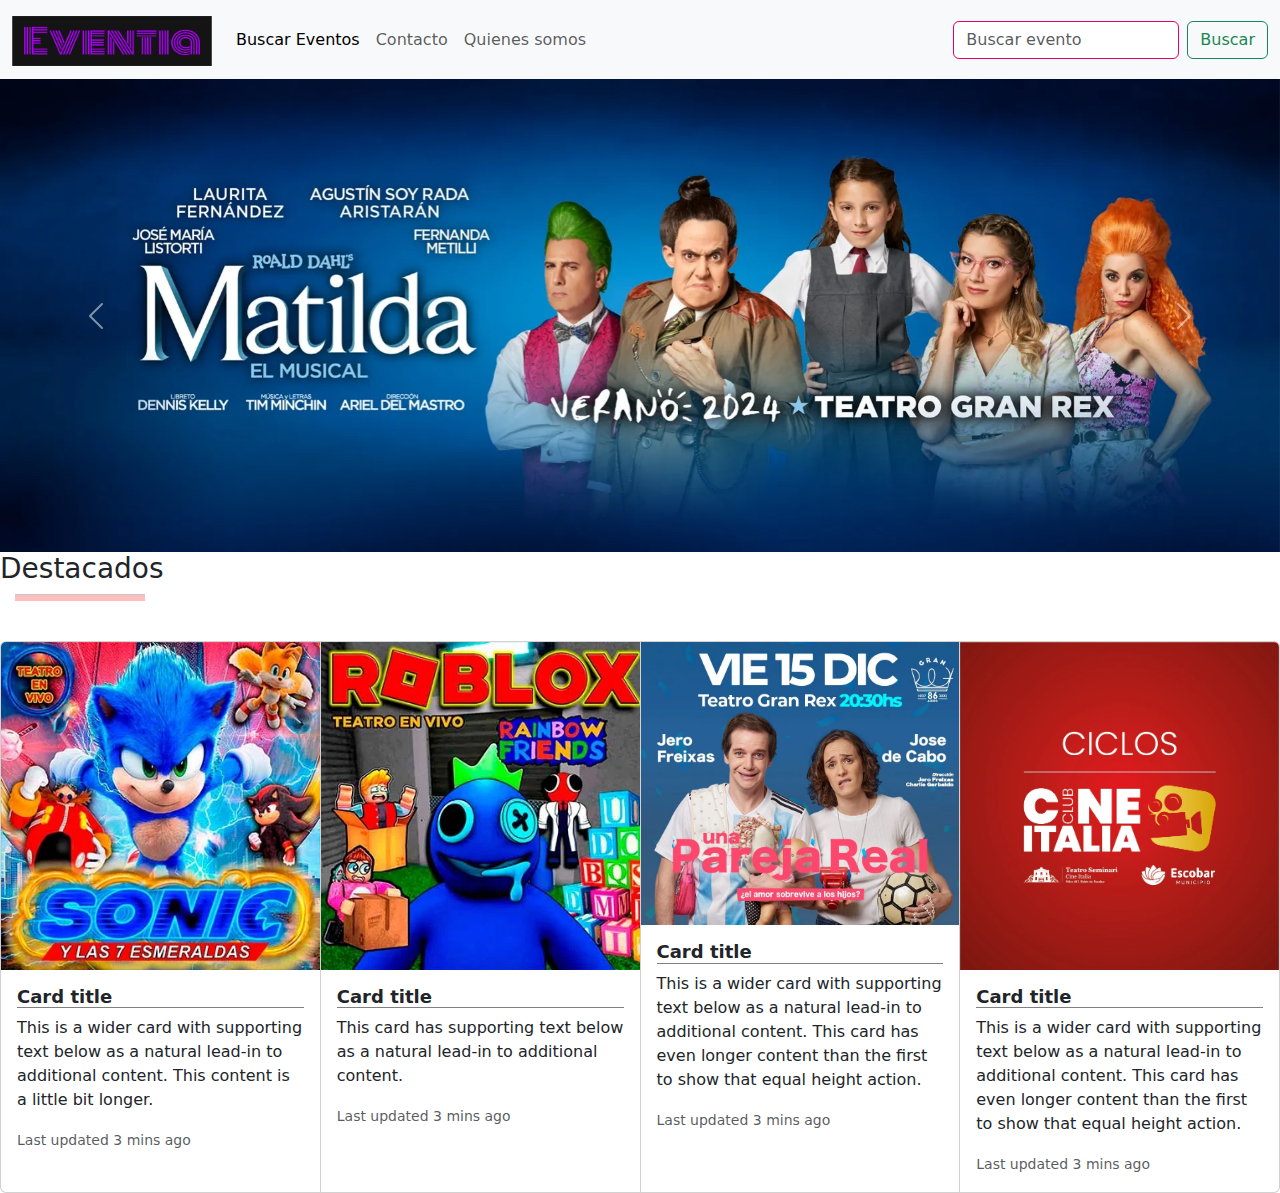
<file: views/index.html>
<!DOCTYPE html>
<html lang="en">

<head>
    <meta charset="UTF-8" />
    <meta name="viewport" content="width=device-width, initial-scale=1.0" />
    <link href="/public/css/index.css" rel="stylesheet" />
    <link rel="stylesheet" href="https://cdn.jsdelivr.net/npm/bootstrap@5.3.0/dist/css/bootstrap.min.css" />
    <link rel="stylesheet" href="https://cdn.jsdelivr.net/npm/bootstrap-icons@1.19.0/font/bootstrap-icons.css" />
    <script src="https://code.jquery.com/jquery-3.6.0.min.js"></script>
    <script src="https://cdn.jsdelivr.net/npm/bootstrap@5.3.0/dist/js/bootstrap.min.js"></script>

    <title>Tuvento</title>
</head>

<body>
    <nav class="navbar navbar-expand-lg bg-body-tertiary">
        <div class="container-fluid">
            <a class="navbar-brand" href="#">
                <img src="/public/imgs/logos/Logo-EventiaHD.png" alt="Logo" width="200" height="50"
                    class="d-inline-block align-text-top">
            </a>
            <button class="navbar-toggler" type="button" data-bs-toggle="collapse"
                data-bs-target="#navbarSupportedContent" aria-controls="navbarSupportedContent" aria-expanded="false"
                aria-label="Toggle navigation">
                <span class="navbar-toggler-icon"></span>
            </button>
            <div class="collapse navbar-collapse" id="navbarSupportedContent">
                <ul class="navbar-nav me-auto mb-2 mb-lg-0">
                    <li class="nav-item">
                        <a class="nav-link active" aria-current="page" href="#">Buscar Eventos</a>
                    </li>
                    <li class="nav-item">
                        <a class="nav-link" href="#">Contacto</a>
                    </li>
                    <li class="nav-item">
                        <a class="nav-link" href="#">Quienes somos</a>
                    </li>

                </ul>
                <form class="d-flex" role="search">
                    <input class="form-control me-2" type="search" placeholder="Buscar evento" aria-label="Search">
                    <button class="btn btn-outline-success" type="submit">Buscar</button>
                </form>
            </div>
        </div>
    </nav>
    <div id="carouselExampleAutoplaying" class="carousel slide" data-bs-ride="carousel">
        <div class="carousel-inner">
            <div class="carousel-item active">
                <img src="/public/imgs/carousel/Carousel1.webp" class="d-block w-100" alt="...">
            </div>
            <div class="carousel-item">
                <img src="/public/imgs/carousel/Carousel2.webp" class="d-block w-100" alt="...">
            </div>
            <div class="carousel-item">
                <img src="/public/imgs/carousel/Carousel3.webp" class="d-block w-100" alt="...">
            </div>
        </div>
        <button class="carousel-control-prev" type="button" data-bs-target="#carouselExampleAutoplaying"
            data-bs-slide="prev">
            <span class="carousel-control-prev-icon" aria-hidden="true"></span>
            <span class="visually-hidden">Previous</span>
        </button>
        <button class="carousel-control-next" type="button" data-bs-target="#carouselExampleAutoplaying"
            data-bs-slide="next">
            <span class="carousel-control-next-icon" aria-hidden="true"></span>
            <span class="visually-hidden">Next</span>
        </button>
    </div>
    <div class="events-content">
        <h3 id="highlights">Destacados</h3>
        <hr class="line-title">
        <div class="card-group card-group col-lg-12 col-md-12 col-12">
            <div class="card col-sm-6 col-md-4 col-lg-3">
                <img src="/public/imgs/cards/Card1.webp" class="card-img-top" alt="...">
                <div class="card-body">
                    <h5 class="card-title">Card title</h5>
                    <p class="card-text">This is a wider card with supporting text below as a natural lead-in to
                        additional
                        content. This content is a little bit longer.</p>
                    <p class="card-text"><small class="text-body-secondary">Last updated 3 mins ago</small></p>
                </div>
            </div>
            <div class="card col-sm-12 col-md-4 col-lg-3 col-12">
                <img src="/public/imgs/cards/Card2.webp" class="card-img-top" alt="...">
                <div class="card-body">
                    <h5 class="card-title">Card title</h5>
                    <p class="card-text">This card has supporting text below as a natural lead-in to additional
                        content.
                    </p>
                    <p class="card-text"><small class="text-body-secondary">Last updated 3 mins ago</small></p>
                </div>
            </div>
            <div class="card col-sm-12 col-md-4 col-lg-3 col-12">
                <img src="/public/imgs/cards/Card3.webp" class="card-img-top" alt="...">
                <div class="card-body">
                    <h5 class="card-title">Card title</h5>
                    <p class="card-text">This is a wider card with supporting text below as a natural lead-in to
                        additional
                        content. This card has even longer content than the first to show that equal height
                        action.
                    </p>
                    <p class="card-text"><small class="text-body-secondary">Last updated 3 mins ago</small></p>
                </div>
            </div>
            <div class="card ">
                <img src="/public/imgs/cards/Card4.webp" class="card-img-top" alt="...">
                <div class="card-body">
                    <h5 class="card-title">Card title</h5>
                    <p class="card-text">This is a wider card with supporting text below as a natural lead-in to
                        additional
                        content. This card has even longer content than the first to show that equal height
                        action.
                    </p>
                    <p class="card-text"><small class="text-body-secondary">Last updated 3 mins ago</small></p>
                </div>
            </div>
        </div>
    </div>
</body>

</html>
</file>
<file: public/css/index.css>
* {
    margin: 0;
    padding: 0;
    box-sizing: border-box;
}

/* Nav*/

.navbar .btn-outline-success {
    padding-top: 0.375rem;
    padding-bottom: 0.375rem;
}

.search {
    margin-top: 5px;
    margin-right: 10px;
}

.search i {
    cursor: pointer;
}

.bi-search {
    margin-top: 8px;
}

.form-control {
    border: 1px solid #e10165 !important;
}

.user-icon {
    margin-top: 20px;
    margin-right: 20px;
    cursor: pointer;
}

.nav-item a:hover {
    border-radius: 5px;
    background-color: rgba(255, 255, 255, 0.3); 
}

/* Seccion destacados */

.highlights {
    padding: 18px 0px 0px 18px;
    font-family: "Rubik", sans-serif;
    font-weight: bold;
}

.main-events {
    padding-top: 25px;
}

.line-title {
    width: 130px;
    margin: 5px 0px 40px 15px;
    background: red;
    height: 7px;
}

.line-contact {
    width: 100%;
    height: 7px;
    background: red;
    margin-bottom: 25px;
}

.card {
    width: 300px;
    height: 150px;
}


.card-title {
    font-size: 18px;
    font-weight: bold;
    border-bottom: 1px solid grey;
}

.outstanding {
    box-shadow: 0 4px 8px rgba(0, 0, 0, 0.1) !important;
}

.btn-buy-event {
    background-color: #e10165;
    border-radius: 5px;
    color: #fff;
    box-shadow: 0 3px 6px rgba(0, 0, 0, 0.16078);
}

.content-date {
    text-align: center;
}

.content-date .day {
    font-size: 13px;
    font-weight: bold;
    color: #e10165;
    font-size: 35px;
}


.form-logo img {
    max-width: 350px;
    max-height: 75px;
}

.btn-primary {
    width: 35%;
    margin-bottom: 15px;
}

.btn-primary a {
    text-decoration: none;
    color: white;
    white-space: nowrap;
}

.row input {
    min-width: 75%;
}

.custom-control-input {
    margin: 1px;
}

.custom-control-label {
    margin: 5px 0px 5px 5px;
}

/* Footer */

.footer {
    background-color: #14142B;
    color: whitesmoke;
    min-width: 100%;
    
}
.edit {
    max-width: none;
    margin: 0;
}

.categories, .reserved {
    color: whitesmoke;
}

.categories {
text-align: center;
margin-top: 40px !important;
margin-bottom: 100px;

}

.afip img, .arg img {
    max-width: 100%;
    height: auto; 
    display: block;
    margin: 0 auto; 
}

.menu {
    min-height: 100px;
    margin-bottom: 110px;
}

.menu-buttons {
    font-size: 20px;
}


@media (max-width: 570px) {
    #carouselExampleAutoplaying {
        display: none;
    }
}
</file>
